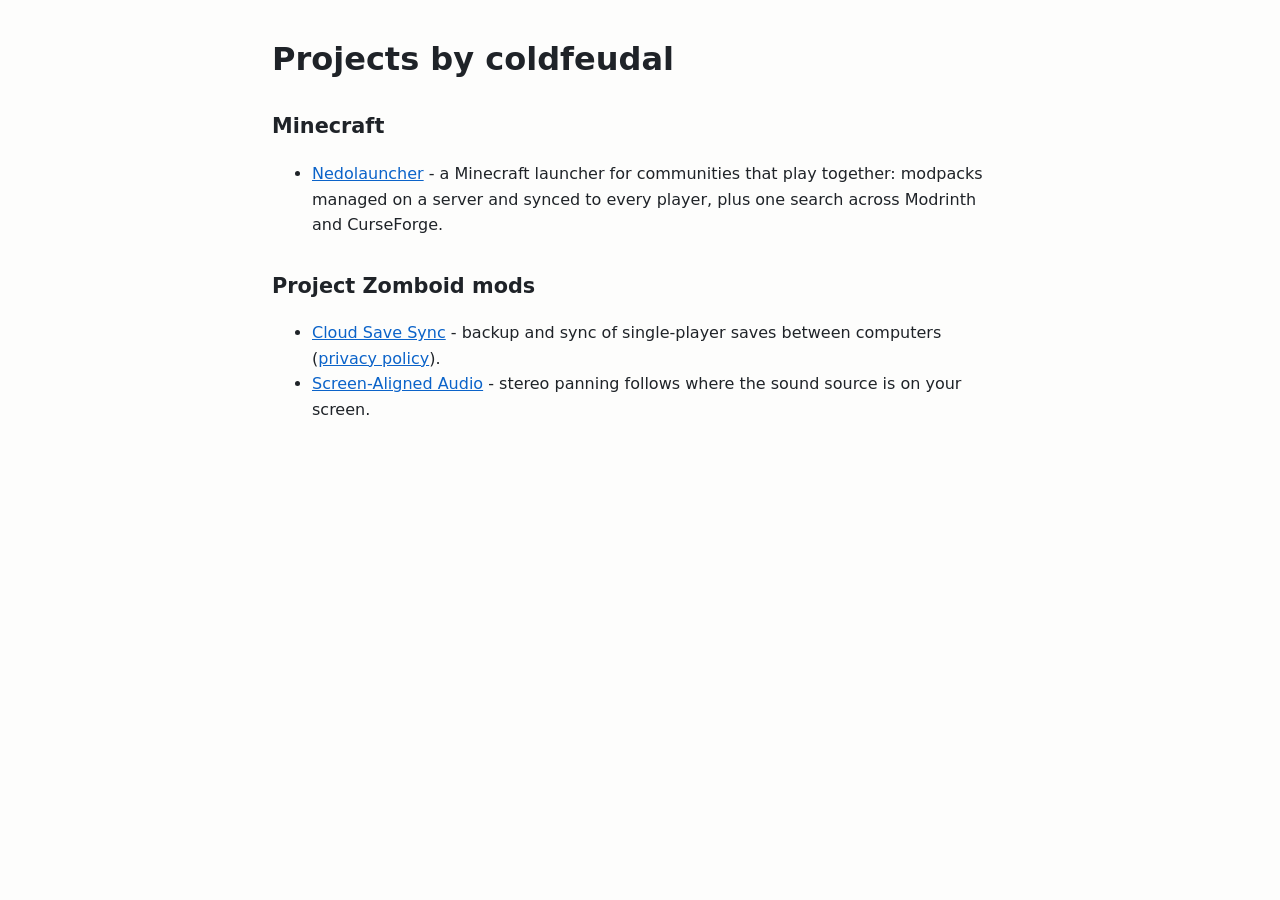
<file: index.html>
<!doctype html>
<html lang="en">
<head>
<meta charset="utf-8">
<meta name="viewport" content="width=device-width, initial-scale=1">
<title>coldfeudal - projects</title>
<link rel="stylesheet" href="style.css">
</head>
<body>
<main>
<h1>Projects by coldfeudal</h1>

<h2>Minecraft</h2>
<ul>
<li><a href="nedolauncher/">Nedolauncher</a> - a Minecraft launcher for communities that play together: modpacks managed on a server and synced to every player, plus one search across Modrinth and CurseForge.</li>
</ul>

<h2>Project Zomboid mods</h2>
<ul>
<li><a href="cloud-save-sync/">Cloud Save Sync</a> - backup and sync of single-player saves between computers (<a href="cloud-save-sync/privacy.html">privacy policy</a>).</li>
<li><a href="https://steamcommunity.com/sharedfiles/filedetails/?id=3823964781">Screen-Aligned Audio</a> - stereo panning follows where the sound source is on your screen.</li>
</ul>
</main>
</body>
</html>
</file>
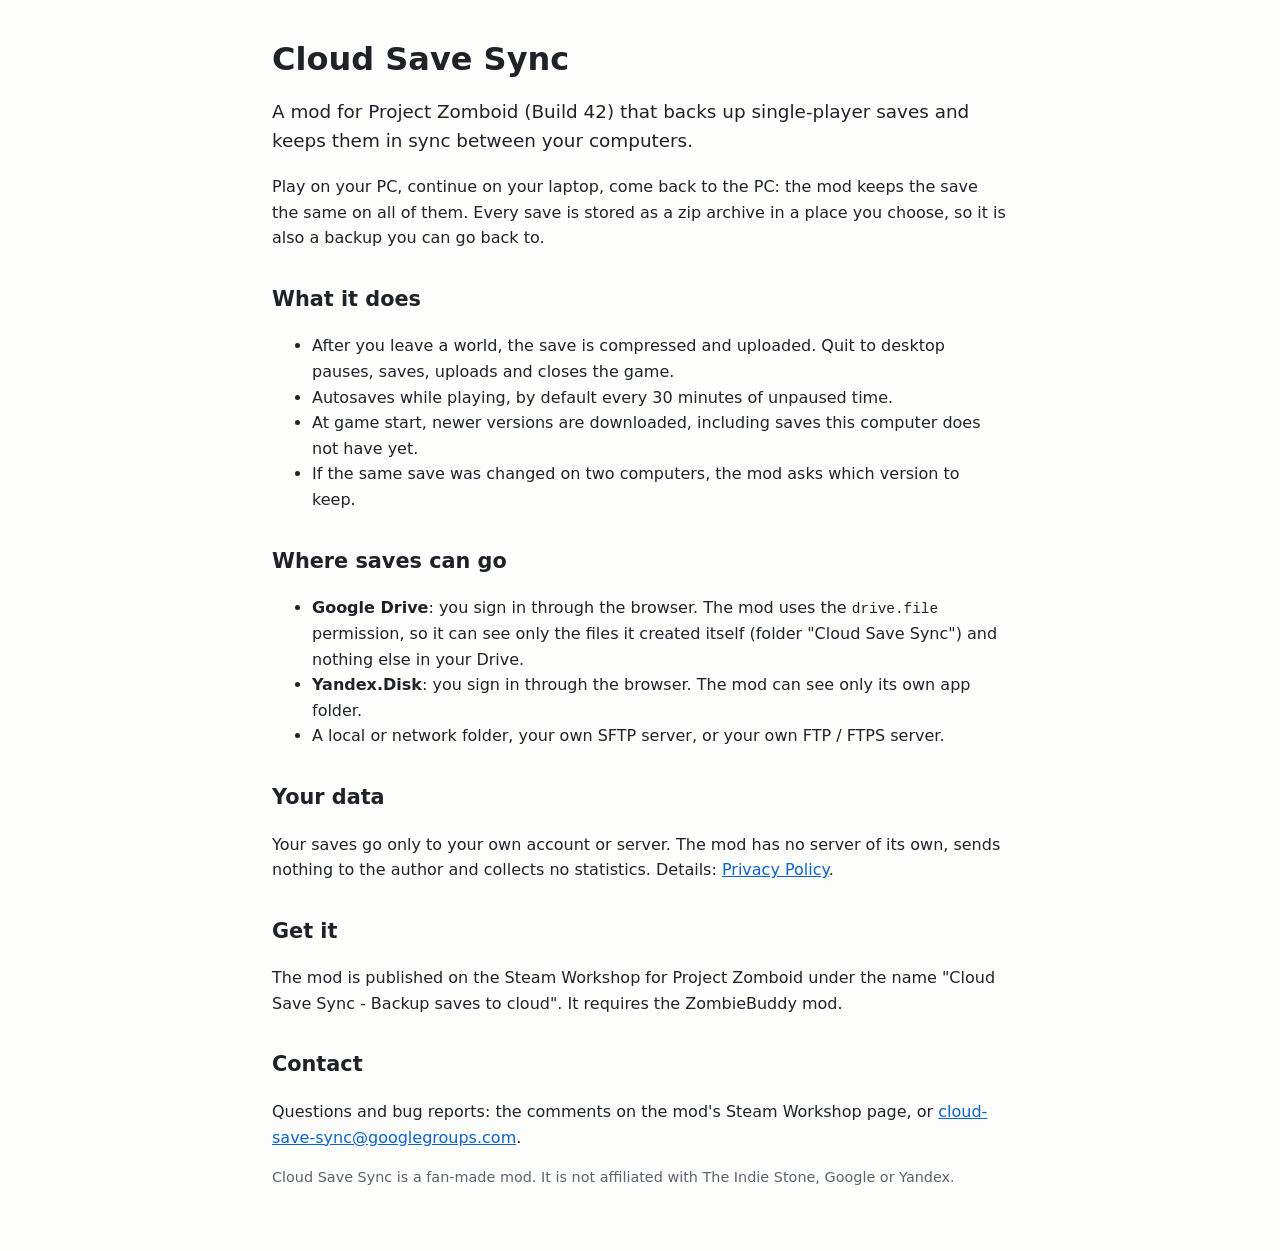
<file: cloud-save-sync/index.html>
<!doctype html>
<html lang="en">
<head>
<meta charset="utf-8">
<meta name="viewport" content="width=device-width, initial-scale=1">
<title>Cloud Save Sync - Project Zomboid mod</title>
<link rel="stylesheet" href="../style.css">
</head>
<body>
<main>
<h1>Cloud Save Sync</h1>
<p class="lead">A mod for Project Zomboid (Build 42) that backs up single-player saves and keeps them in sync between your computers.</p>

<p>Play on your PC, continue on your laptop, come back to the PC: the mod keeps the save the same on all of them. Every save is stored as a zip archive in a place you choose, so it is also a backup you can go back to.</p>

<h2>What it does</h2>
<ul>
<li>After you leave a world, the save is compressed and uploaded. Quit to desktop pauses, saves, uploads and closes the game.</li>
<li>Autosaves while playing, by default every 30 minutes of unpaused time.</li>
<li>At game start, newer versions are downloaded, including saves this computer does not have yet.</li>
<li>If the same save was changed on two computers, the mod asks which version to keep.</li>
</ul>

<h2>Where saves can go</h2>
<ul>
<li><b>Google Drive</b>: you sign in through the browser. The mod uses the <code>drive.file</code> permission, so it can see only the files it created itself (folder "Cloud Save Sync") and nothing else in your Drive.</li>
<li><b>Yandex.Disk</b>: you sign in through the browser. The mod can see only its own app folder.</li>
<li>A local or network folder, your own SFTP server, or your own FTP / FTPS server.</li>
</ul>

<h2>Your data</h2>
<p>Your saves go only to your own account or server. The mod has no server of its own, sends nothing to the author and collects no statistics. Details: <a href="privacy.html">Privacy Policy</a>.</p>

<h2>Get it</h2>
<p>The mod is published on the Steam Workshop for Project Zomboid under the name "Cloud Save Sync - Backup saves to cloud". It requires the ZombieBuddy mod.</p>

<h2>Contact</h2>
<p>Questions and bug reports: the comments on the mod's Steam Workshop page, or <a href="mailto:cloud-save-sync@googlegroups.com">cloud-save-sync@googlegroups.com</a>.</p>

<p class="small">Cloud Save Sync is a fan-made mod. It is not affiliated with The Indie Stone, Google or Yandex.</p>
</main>
</body>
</html>
</file>
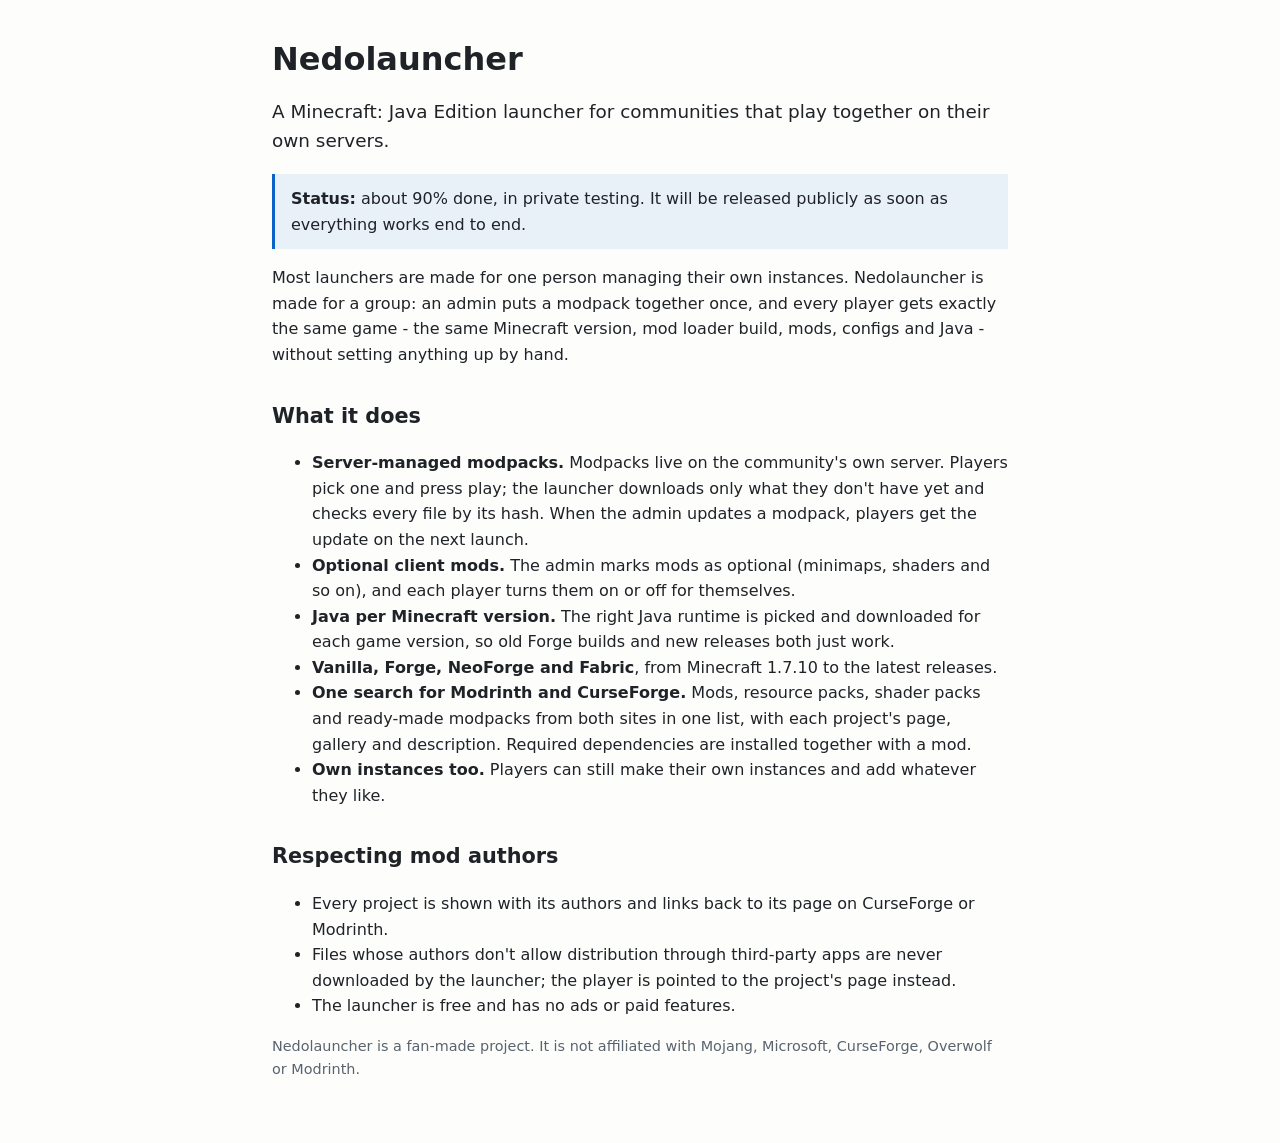
<file: nedolauncher/index.html>
<!doctype html>
<html lang="en">
<head>
<meta charset="utf-8">
<meta name="viewport" content="width=device-width, initial-scale=1">
<title>Nedolauncher - Minecraft launcher</title>
<link rel="stylesheet" href="../style.css">
</head>
<body>
<main>
<h1>Nedolauncher</h1>
<p class="lead">A Minecraft: Java Edition launcher for communities that play together on their own servers.</p>

<p class="status"><b>Status:</b> about 90% done, in private testing. It will be released publicly as soon as everything works end to end.</p>

<p>Most launchers are made for one person managing their own instances. Nedolauncher is made for a group: an admin puts a modpack together once, and every player gets exactly the same game - the same Minecraft version, mod loader build, mods, configs and Java - without setting anything up by hand.</p>

<h2>What it does</h2>
<ul>
<li><b>Server-managed modpacks.</b> Modpacks live on the community's own server. Players pick one and press play; the launcher downloads only what they don't have yet and checks every file by its hash. When the admin updates a modpack, players get the update on the next launch.</li>
<li><b>Optional client mods.</b> The admin marks mods as optional (minimaps, shaders and so on), and each player turns them on or off for themselves.</li>
<li><b>Java per Minecraft version.</b> The right Java runtime is picked and downloaded for each game version, so old Forge builds and new releases both just work.</li>
<li><b>Vanilla, Forge, NeoForge and Fabric</b>, from Minecraft 1.7.10 to the latest releases.</li>
<li><b>One search for Modrinth and CurseForge.</b> Mods, resource packs, shader packs and ready-made modpacks from both sites in one list, with each project's page, gallery and description. Required dependencies are installed together with a mod.</li>
<li><b>Own instances too.</b> Players can still make their own instances and add whatever they like.</li>
</ul>

<h2>Respecting mod authors</h2>
<ul>
<li>Every project is shown with its authors and links back to its page on CurseForge or Modrinth.</li>
<li>Files whose authors don't allow distribution through third-party apps are never downloaded by the launcher; the player is pointed to the project's page instead.</li>
<li>The launcher is free and has no ads or paid features.</li>
</ul>

<p class="small">Nedolauncher is a fan-made project. It is not affiliated with Mojang, Microsoft, CurseForge, Overwolf or Modrinth.</p>
</main>
</body>
</html>
</file>
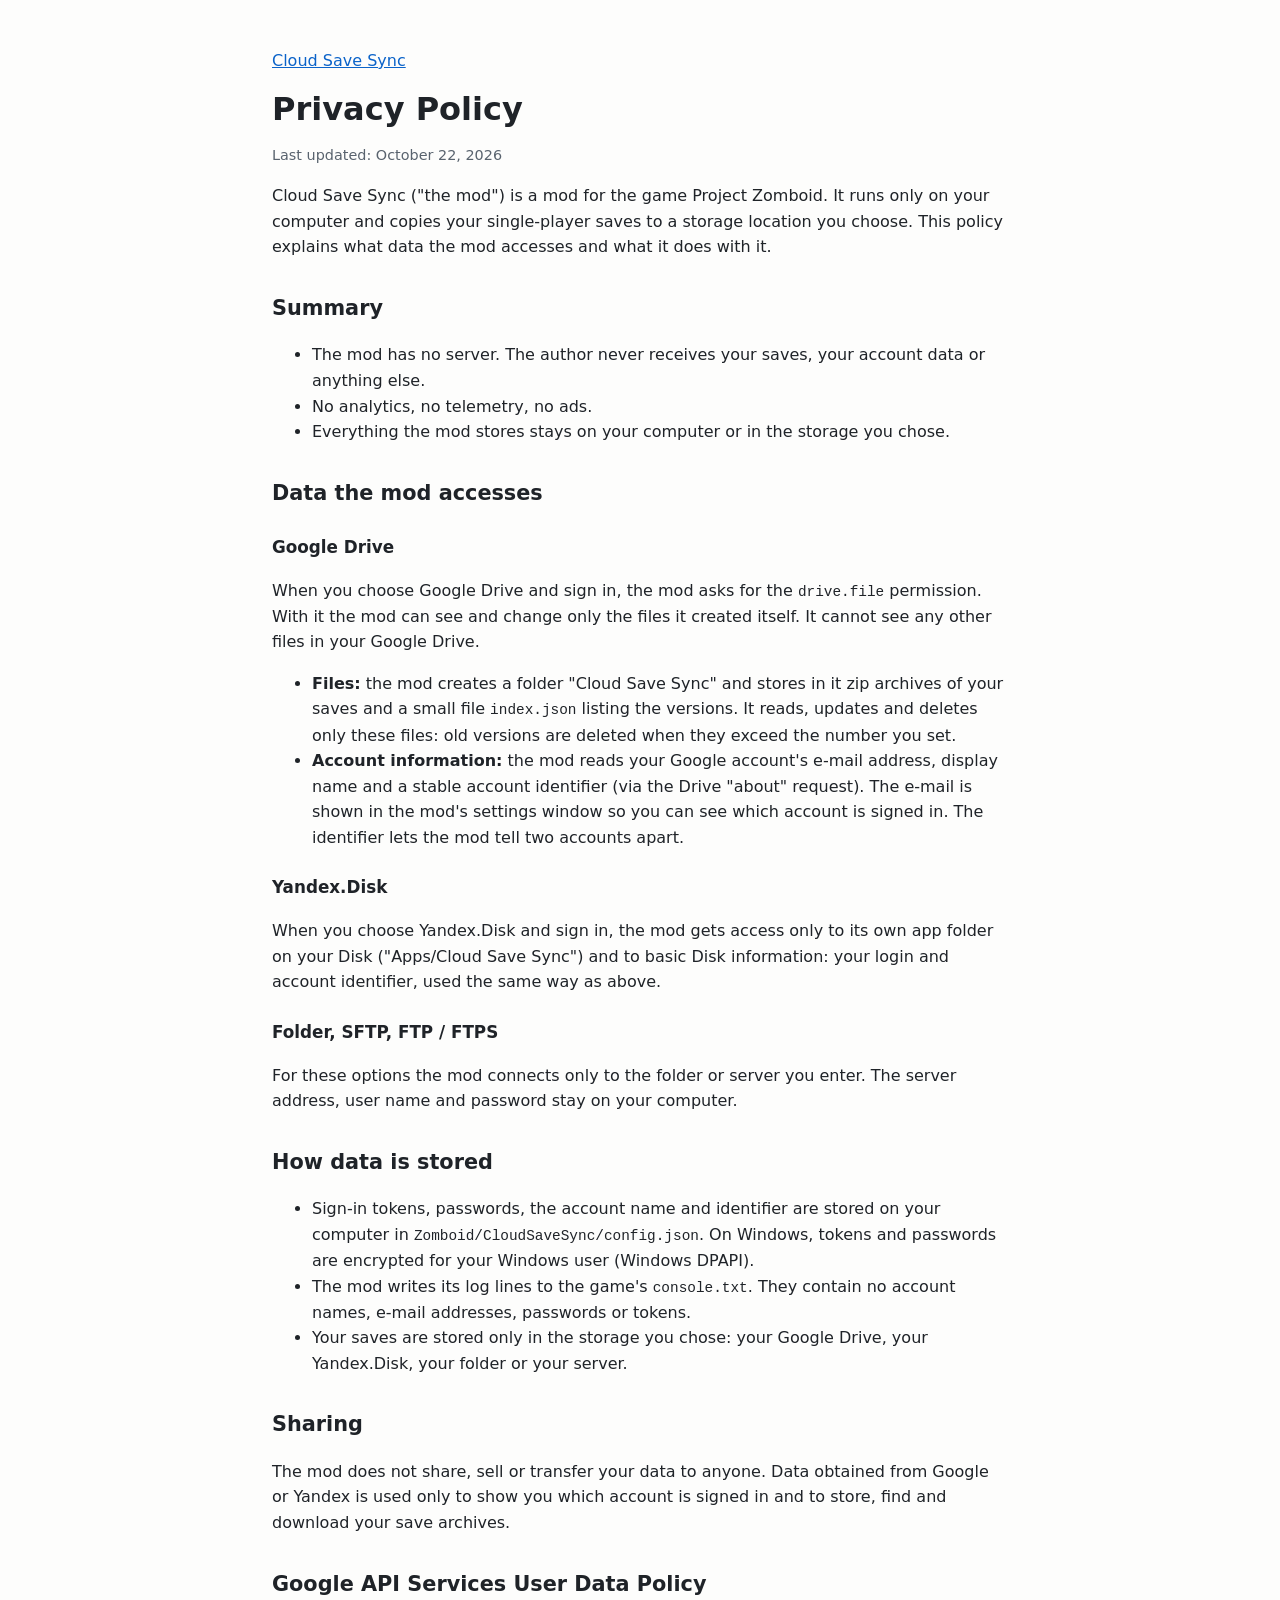
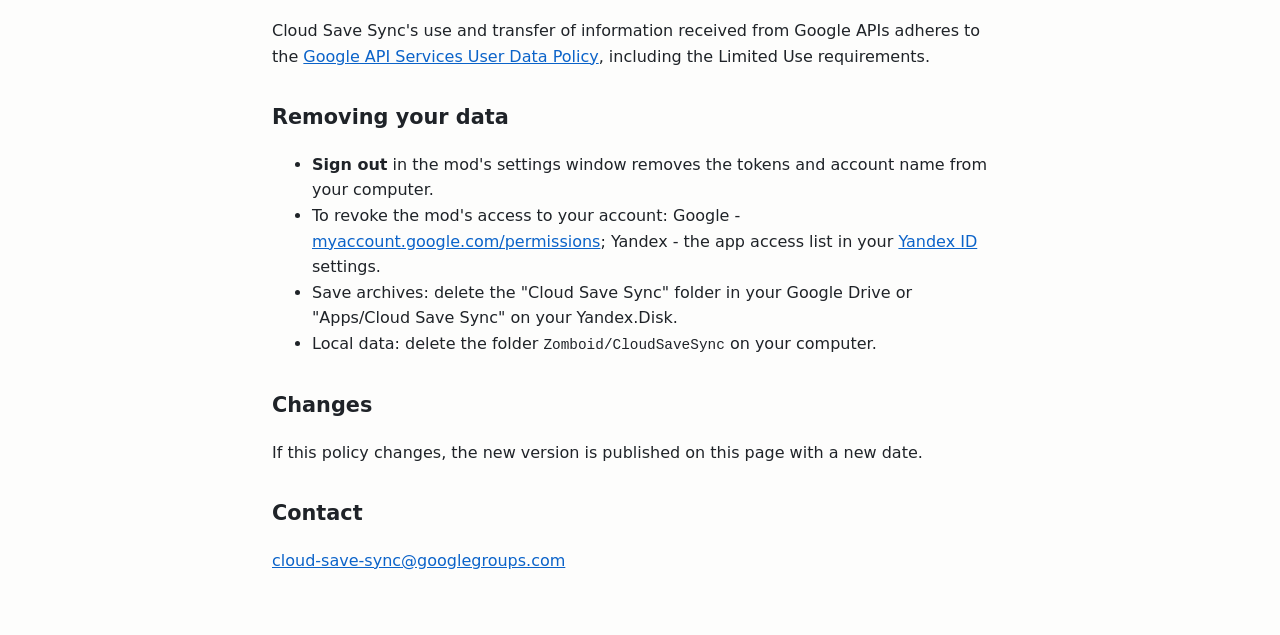
<file: cloud-save-sync/privacy.html>
<!doctype html>
<html lang="en">
<head>
<meta charset="utf-8">
<meta name="viewport" content="width=device-width, initial-scale=1">
<title>Cloud Save Sync - Privacy Policy</title>
<link rel="stylesheet" href="../style.css">
</head>
<body>
<main>
<p><a href="./">Cloud Save Sync</a></p>
<h1>Privacy Policy</h1>
<p class="small">Last updated: October 22, 2026</p>

<p>Cloud Save Sync ("the mod") is a mod for the game Project Zomboid. It runs only on your computer and copies your single-player saves to a storage location you choose. This policy explains what data the mod accesses and what it does with it.</p>

<h2>Summary</h2>
<ul>
<li>The mod has no server. The author never receives your saves, your account data or anything else.</li>
<li>No analytics, no telemetry, no ads.</li>
<li>Everything the mod stores stays on your computer or in the storage you chose.</li>
</ul>

<h2>Data the mod accesses</h2>
<h3>Google Drive</h3>
<p>When you choose Google Drive and sign in, the mod asks for the <code>drive.file</code> permission. With it the mod can see and change only the files it created itself. It cannot see any other files in your Google Drive.</p>
<ul>
<li><b>Files:</b> the mod creates a folder "Cloud Save Sync" and stores in it zip archives of your saves and a small file <code>index.json</code> listing the versions. It reads, updates and deletes only these files: old versions are deleted when they exceed the number you set.</li>
<li><b>Account information:</b> the mod reads your Google account's e-mail address, display name and a stable account identifier (via the Drive "about" request). The e-mail is shown in the mod's settings window so you can see which account is signed in. The identifier lets the mod tell two accounts apart.</li>
</ul>

<h3>Yandex.Disk</h3>
<p>When you choose Yandex.Disk and sign in, the mod gets access only to its own app folder on your Disk ("Apps/Cloud Save Sync") and to basic Disk information: your login and account identifier, used the same way as above.</p>

<h3>Folder, SFTP, FTP / FTPS</h3>
<p>For these options the mod connects only to the folder or server you enter. The server address, user name and password stay on your computer.</p>

<h2>How data is stored</h2>
<ul>
<li>Sign-in tokens, passwords, the account name and identifier are stored on your computer in <code>Zomboid/CloudSaveSync/config.json</code>. On Windows, tokens and passwords are encrypted for your Windows user (Windows DPAPI).</li>
<li>The mod writes its log lines to the game's <code>console.txt</code>. They contain no account names, e-mail addresses, passwords or tokens.</li>
<li>Your saves are stored only in the storage you chose: your Google Drive, your Yandex.Disk, your folder or your server.</li>
</ul>

<h2>Sharing</h2>
<p>The mod does not share, sell or transfer your data to anyone. Data obtained from Google or Yandex is used only to show you which account is signed in and to store, find and download your save archives.</p>

<h2>Google API Services User Data Policy</h2>
<p>Cloud Save Sync's use and transfer of information received from Google APIs adheres to the <a href="https://developers.google.com/terms/api-services-user-data-policy">Google API Services User Data Policy</a>, including the Limited Use requirements.</p>

<h2>Removing your data</h2>
<ul>
<li><b>Sign out</b> in the mod's settings window removes the tokens and account name from your computer.</li>
<li>To revoke the mod's access to your account: Google - <a href="https://myaccount.google.com/permissions">myaccount.google.com/permissions</a>; Yandex - the app access list in your <a href="https://id.yandex.com/">Yandex ID</a> settings.</li>
<li>Save archives: delete the "Cloud Save Sync" folder in your Google Drive or "Apps/Cloud Save Sync" on your Yandex.Disk.</li>
<li>Local data: delete the folder <code>Zomboid/CloudSaveSync</code> on your computer.</li>
</ul>

<h2>Changes</h2>
<p>If this policy changes, the new version is published on this page with a new date.</p>

<h2>Contact</h2>
<p><a href="mailto:cloud-save-sync@googlegroups.com">cloud-save-sync@googlegroups.com</a></p>
</main>
</body>
</html>
</file>
<file: style.css>
:root {
  color-scheme: light dark;
  --bg: #fdfdfc;
  --fg: #1f2328;
  --muted: #59636e;
  --link: #0b63c9;
}
@media (prefers-color-scheme: dark) {
  :root {
    --bg: #15171a;
    --fg: #e6e8ea;
    --muted: #9aa3ad;
    --link: #6cb2ff;
  }
}
body {
  margin: 0;
  padding: 2rem 1rem 3rem;
  background: var(--bg);
  color: var(--fg);
  font: 16px/1.6 system-ui, -apple-system, "Segoe UI", Roboto, sans-serif;
}
main { max-width: 46rem; margin: 0 auto; }
h1 { font-size: 2rem; line-height: 1.2; margin: 0.5rem 0 1rem; }
h2 { font-size: 1.3rem; margin-top: 2rem; }
h3 { font-size: 1.05rem; margin-top: 1.5rem; }
a { color: var(--link); }
code { font-size: 0.9em; }
.lead { font-size: 1.15rem; }
.small { color: var(--muted); font-size: 0.9rem; }
.status { padding: 0.75rem 1rem; border-left: 3px solid var(--link); background: color-mix(in srgb, var(--link) 8%, transparent); }
</file>
